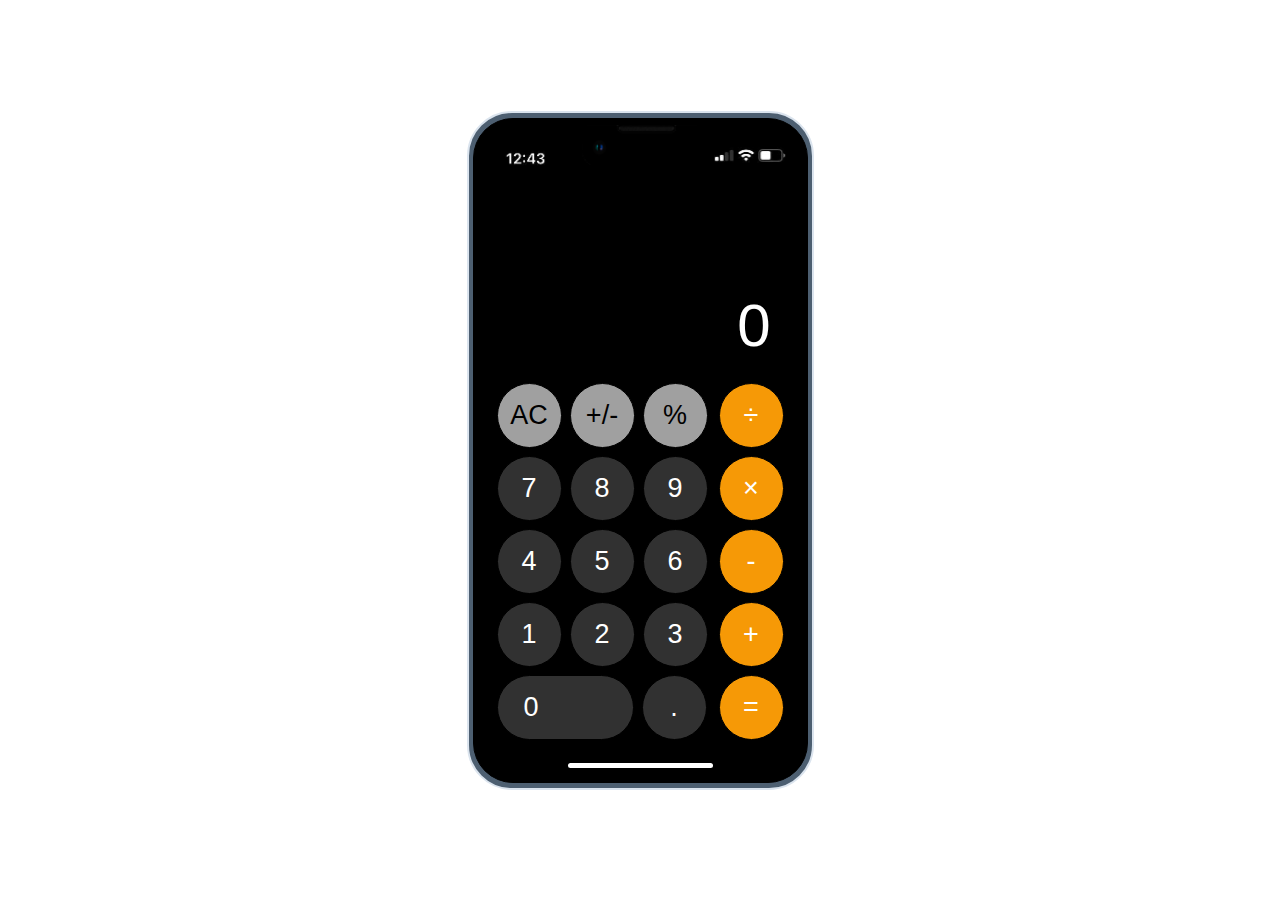
<file: Calculator/index.html>
<!DOCTYPE html>
<html lang="en">
<head>
    <meta charset="UTF-8">
    <link rel="stylesheet" href="styles.css">
    <meta http-equiv="X-UA-Compatible" content="IE=edge">
    <meta name="viewport" content="width=device-width, initial-scale=1.0">
    <link rel="shortcut icon" href="web-icon.png" type="image/x-icon">
    <title>Calculator</title>
</head>
<body>
    <div class="container">
        <div class="phone">
            <div class="calculator">
                <div class="top-display">
                    <img class="camera" src="camera.png" alt="$">
                    <img class="icons"src="icons.png" alt="$">
                    <img class="time" src="time.png" alt="$" >
                </div>
                <div class="screen">
                    <span class="value">0</span>
                </div>
                <div class="buttons">
                    <div class="additional-button-block">
                        <div class="btn btn-clean btn-operation">AC</div>
                        <div class="btn btn-operation ">+/-</div>
                        <div class="btn btn-operation">%</div>
                    </div>
                    <div class="numbers-block">
                        <div class="btn btn-number">7</div>
                        <div class="btn btn-number">8</div>
                        <div class="btn btn-number">9</div>
                        <div class="btn btn-number">4</div>
                        <div class="btn btn-number">5</div>
                        <div class="btn btn-number">6</div>
                        <div class="btn btn-number">1</div>
                        <div class="btn btn-number">2</div>
                        <div class="btn btn-number">3</div>
                        <div class="btn btn-number">0</div>
                        <div class="btn btn-number ">.</div>
                    </div>
                    <div class="operation-block">
                        <div class="btn btn-symbol btn-devide ">÷</div>
                        <div class="btn btn-symbol btn-multiply">×</div>
                        <div class="btn btn-symbol btn-minus">-</div>                
                        <div class="btn btn-symbol btn-plus">+</div>
                        <div class="btn btn-equal btn-symbol ">=</div>
                    </div>
                </div>
            </div>
            <div class="controler"></div>
        </div>
    </div>
    <script src="index.js"></script>
</body>
</html>
</file>
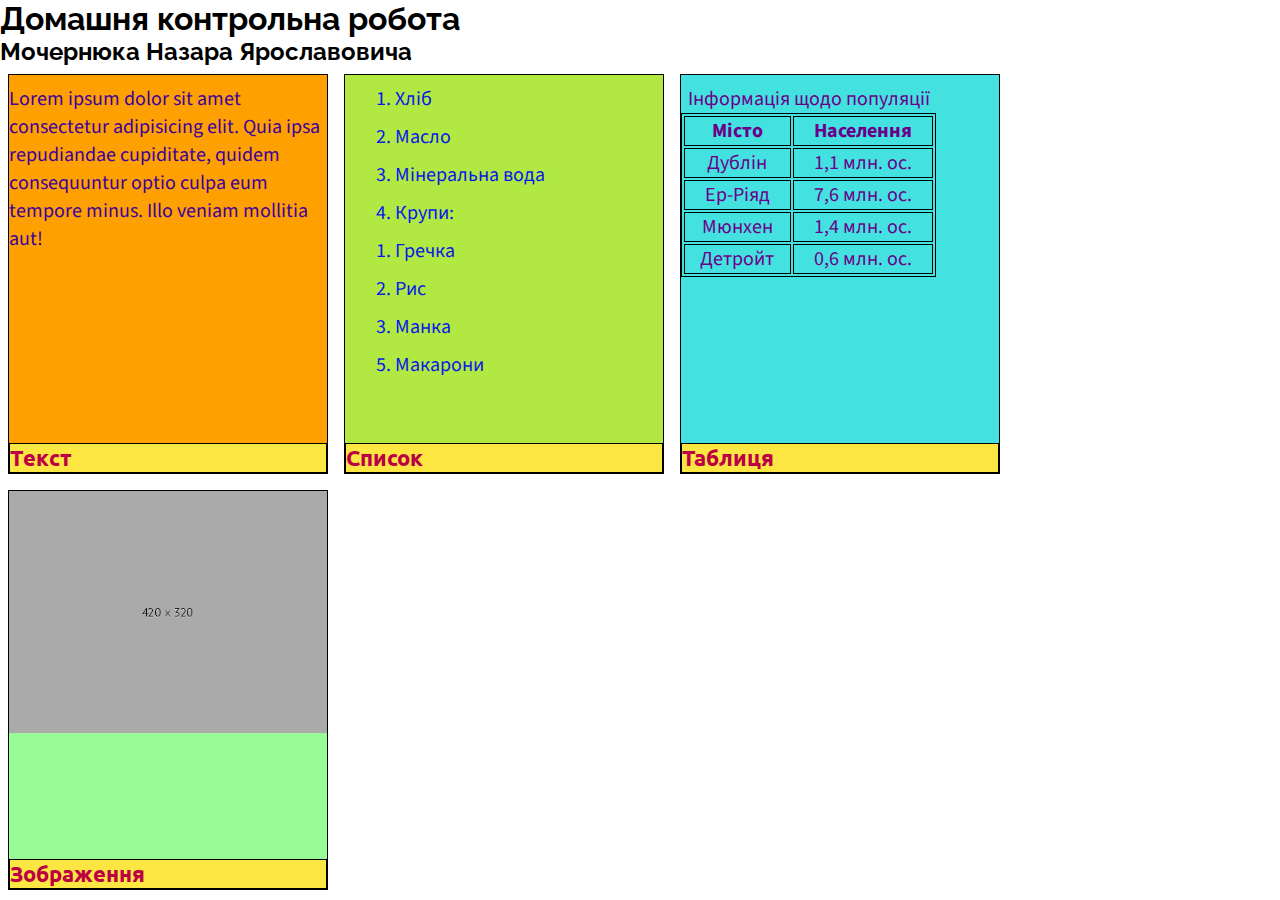
<file: DKR/index.html>
<!doctype html>
<html lang="uk">
    <head>
        <meta charset="utf-8">
        <meta name="viewport" content="width=device-width, initial-scale=1.0">
        <title>Домашня контрольна робота</title>

        <link rel="stylesheet" href="styles.css">
    </head>
<body>
    <h1>Домашня контрольна робота</h1>
    <h2>Мочернюка Назара Ярославовича</h2>

    <div id="firstbox" class="col-elg-3 col-lg-4 col-md-6 col-sm-12 minor">
        <div class="heading">
            <h3>Текст</h3>
        </div>
        <p>Lorem ipsum dolor sit amet consectetur adipisicing elit. 
            Quia ipsa repudiandae cupiditate, quidem consequuntur optio culpa eum tempore minus. Illo veniam mollitia aut!
        </p>
    </div>
    <div id="secondbox" class="col-elg-3 col-lg-4 col-md-6 col-sm-12 minor">
        <div class="heading">
            <h3>Список</h3>
        </div>
        <div id="table">
        <ol>
            <li>Хліб</li>
            <li>Масло</li>
            <li>Мінеральна вода</li>
            <li>Крупи:
                <ol>
                    <li>Гречка</li>
                    <li>Рис</li>
                    <li>Манка</li>
                </ol>
            </li>
            <li>Макарони</li>
        </ol>
    </div>
    </div>
    <div id="thirdbox" class="col-elg-3 col-lg-4 col-md-6 col-sm-12 minor">
        <div class="heading">
            <h3>Таблиця</h3>
        </div>
        <table>
            <caption> Інформація щодо популяції</caption>
            <tr>
                <th>Місто</th>
                <th>Населення</th>
            </tr>
            <tr>
                <td>Дублін</td>
                <td>1,1 млн. ос.</td>   
            </tr>
            <tr>
                <td>Ер-Ріяд</td>
                <td>7,6 млн. ос.</td>
            </tr>
            <tr>
                <td>Мюнхен</td>
                <td>1,4 млн. ос.</td>
            </tr>
            <tr>
                <td>Детройт</td>
                <td>0,6 млн. ос.</td>
            </tr>
        </table>
    </div>
    <div id="fourthbox" class="col-elg-3 col-lg-12 col-md-6 col-sm-12 minor">
        <div class="heading">
            <h3>Зображення</h3>
        </div>
        <img src="image.jpg" alt="Зображення...">
    </div>
    
    

</body>















</html>
</file>
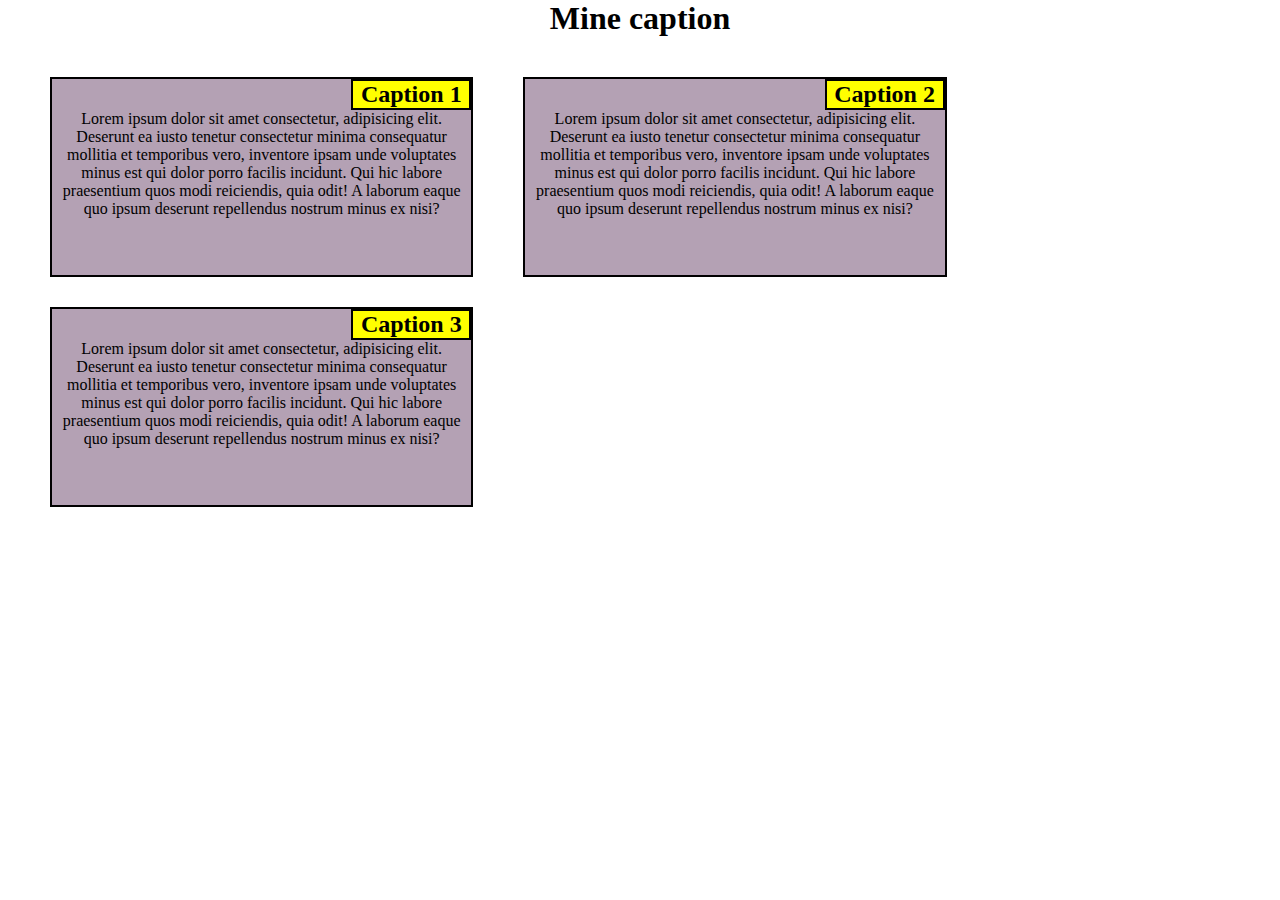
<file: lab3/index.html>
<!doctype html>
<html lang="en">
<head>
    <meta charset="utf-8">
    <meta name="viewport" content="width=device-width, initial-scale 1">
    <title>лаба 3</title>
    <link rel="stylesheet" href="styles.css">
</head>
<body>
<h1>Mine caption</h1>
<div class="main">
    <div class="minor">
    <div class="col-lg-4 col-md-6 col-sm-12">
        
            <div class="heading">
                <h2>Caption 1</h2>
            </div>
        <p>Lorem ipsum dolor sit amet consectetur, adipisicing elit. Deserunt ea iusto tenetur consectetur minima consequatur mollitia et temporibus vero, 
            inventore ipsam unde voluptates minus est qui dolor porro facilis incidunt.
            Qui hic labore praesentium quos modi reiciendis, quia odit! A laborum eaque quo ipsum deserunt repellendus nostrum minus ex nisi?
        </p>
        
    </div>
    </div>

    <div class="minor">
    <div class="col-lg-4 col-md-6 col-sm-12">
        
        <div class="heading">
            <h2>Caption 2</h2>
        </div>
        <p>Lorem ipsum dolor sit amet consectetur, adipisicing elit. Deserunt ea iusto tenetur consectetur minima consequatur mollitia et temporibus vero, 
            inventore ipsam unde voluptates minus est qui dolor porro facilis incidunt.
            Qui hic labore praesentium quos modi reiciendis, quia odit! A laborum eaque quo ipsum deserunt repellendus nostrum minus ex nisi?
        </p>
        </div>
    </div>
    

    <div class="minor">
    <div class="col-lg-4 col-md-6 col-sm-12">
        
        <div class="heading">
        <h2>Caption 3</h2>
        </div>
        <p>Lorem ipsum dolor sit amet consectetur, adipisicing elit. Deserunt ea iusto tenetur consectetur minima consequatur mollitia et temporibus vero, 
            inventore ipsam unde voluptates minus est qui dolor porro facilis incidunt.
            Qui hic labore praesentium quos modi reiciendis, quia odit! A laborum eaque quo ipsum deserunt repellendus nostrum minus ex nisi?
        </p>
        </div>
    </div>

</div>

</body>
</file>
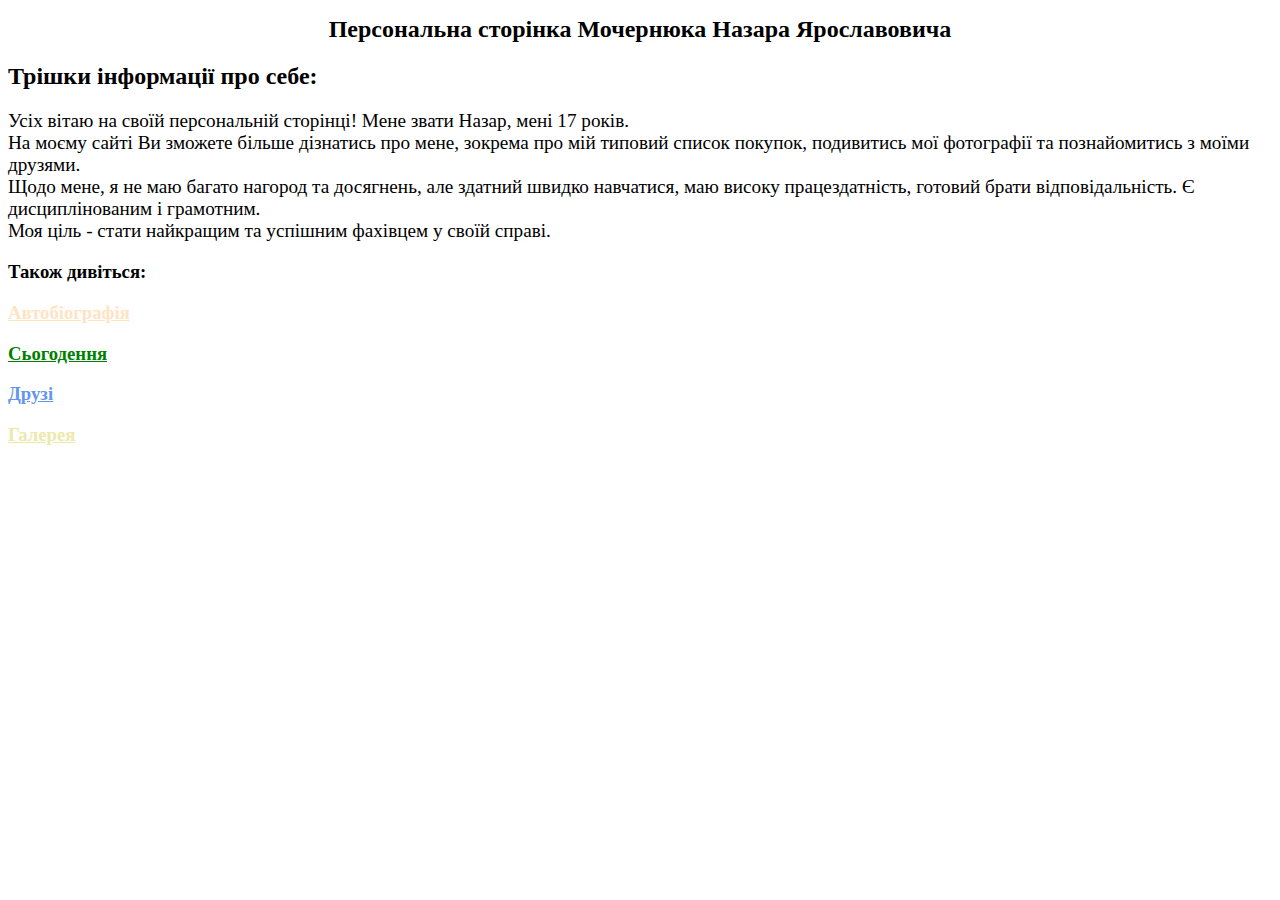
<file: Новая папка (2)/1.html>
<!doctype html>
<html lang="uk">
<head>
    <meta charset = "utf-8"> 
    <title>Персональна сторінка</title>
<style>
h1 
{
text-align: center;
font-size: 24px;
}

.information 
{
font-size: 120%;
}

a:link, a:visited 
{
    
}
a:nth-child(1)
{
    color:bisque;
}

a:nth-of-type(2)
{
    color:green;
}
a:nth-of-type(3)
{
    color:cornflowerblue;
}
a:nth-of-type(4)
{
    color:palegoldenrod;
}


</style>
</head>

<body>
    <h1>Персональна сторінка Мочернюка Назара Ярославовича</h1>
    <h2>Трішки інформації про себе:</h2>
    <div class="information">
        <p>
            Усіх вітаю на своїй персональній сторінці! Мене звати Назар, мені 17 років. 
        <br>На моєму сайті Ви зможете більше дізнатись про мене, зокрема про мій типовий список покупок, подивитись мої фотографії та познайомитись з моїми друзями.
        <br>Щодо мене, я не маю багато нагород та досягнень, але здатний швидко навчатися, маю високу працездатність, готовий брати відповідальність. Є дисциплінованим і грамотним.
        <br>Моя ціль - стати найкращим та успішним фахівцем у своїй справі. 
        </p>  
    </div>
    <h3>Також дивіться:</h3> 
    <section>   
        <a href="https://www.youtube.com/watch?v=-G00t8azpZI"><h3>Автобіографія</h3></a>
        <a href="https://www.jnsm.com.ua/cgi-bin/u/book/sis.pl?Qry=%D3%ED%B3%EA%E0%EB%FC%ED%E8%E9"><h3>Сьогодення</h3></a>
        <a href="https://www.calculat.org/ru/%D0%BB%D0%BE%D0%B3%D0%B0%D1%80%D0%B8%D1%84%D0%BC%D1%8B/%D0%BD%D0%B0%D1%82%D1%83%D1%80%D0%B0%D0%BB%D1%8C%D0%BD%D1%8B%D0%B9-%D0%BB%D0%BE%D0%B3%D0%B0%D1%80%D0%B8%D1%84%D0%BC/"><h3>Друзі</h3></a>
        <a href="https://www.symbolab.com/solver?or=gms&query=y%3Ex%5E(1%2F2)"><h3>Галерея</h3></a>
    </section>
    


</body>
</html>
</file>
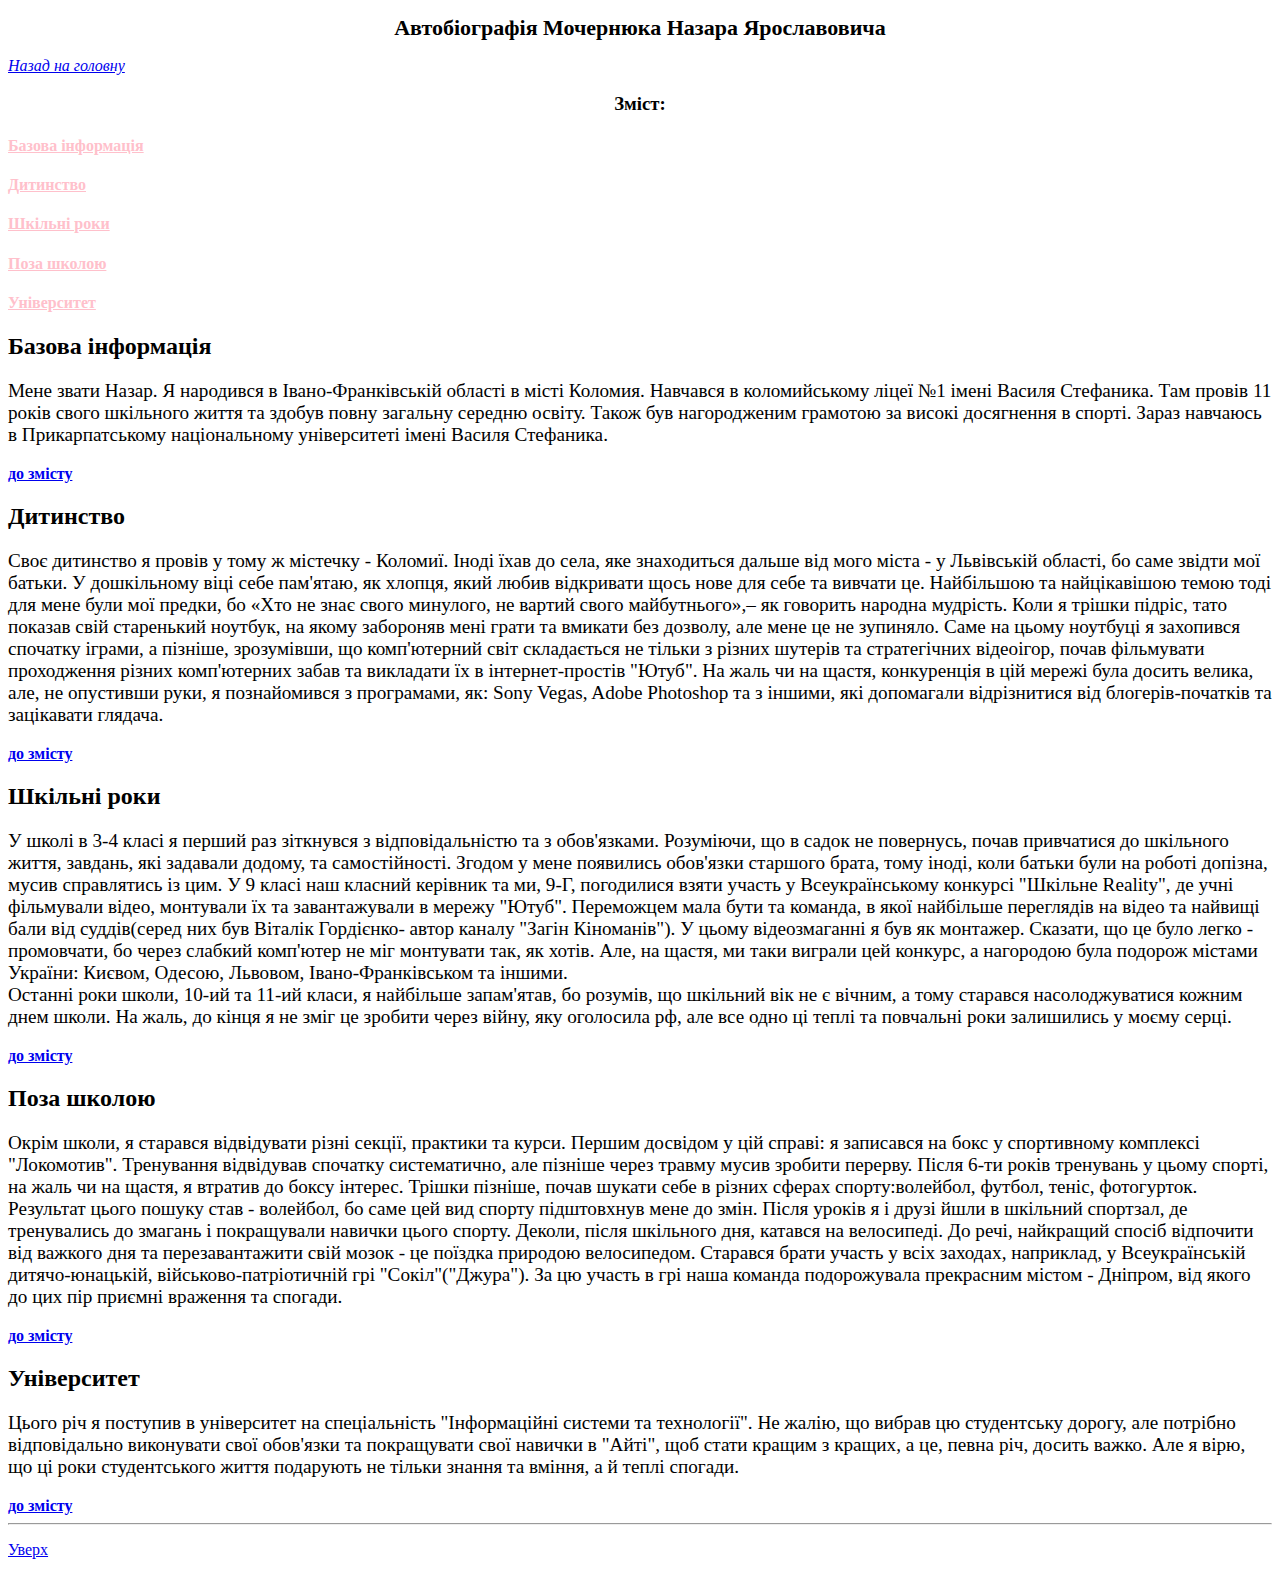
<file: Новая папка (2)/2.html>
<!doctype html>
<html lang="uk">
    <head>
        <meta charset = "utf-8">
        <title>Автобіографія</title>
        <style>
            h1
            {
                text-align:center;
                font-size: 22px;
            }
            #back 
            {
                font-style:italic;
            }
            #core
            {
                text-align: center;
            }
            article p
            {
                font-size: 120%;
            }
            .up
            {
                font-weight: bolder;
            }
            a.datacore:link, a.datacore:visited
            {
                color:pink;
                margin-bottom: 3px;
            }
        

        </style>


    </head>
    <body>
        <h1 id="biography">Автобіографія Мочернюка Назара Ярославовича</h1>
            <a href="Index.html"><p id="back">Назад на головну</p></a>
         <h3 id="core">Зміст:</h3>
                <a class="datacore" href="#base"><h4>Базова інформація</h4></a>
                <a class="datacore" href="#childh"><h4>Дитинство</h4></a>
                <a class="datacore" href="#school"><h4>Шкільні роки</h4></a>
                <a class="datacore" href="#aftersch"><h4>Поза школою</h4></a>
                <a class="datacore" href="#university"><h4>Університет</h4></a>
            <article> 
                <h2 id="base">Базова інформація</h2>
                <p>
                    Мене звати Назар. Я народився в Івано-Франківській області в місті Коломия. Навчався в коломийському ліцеї №1 імені Василя Стефаника. Там провів 11 років свого шкільного життя та здобув повну загальну середню освіту. Також був нагородженим грамотою за високі досягнення в спорті.  
                    Зараз навчаюсь в Прикарпатському національному університеті імені Василя Стефаника.   
                </p>
        </article>
                  <a class="up" href="#core">до змісту</a>
        <article>
                <h2 id = "childh">Дитинство</h2>
                <p>
                    Своє дитинство я провів у тому ж містечку - Коломиї. Іноді їхав до села, яке знаходиться дальше від мого міста - у Львівській області, бо саме звідти мої батьки.
                    У дошкільному віці себе пам'ятаю, як хлопця, який любив відкривати щось нове для себе та вивчати це. Найбільшою та найцікавішою темою тоді для мене були мої предки, бо «Хто не знає свого минулого, не вартий свого майбутнього»,– як говорить народна мудрість.
                    Коли я трішки підріс, тато показав свій старенький ноутбук, на якому забороняв мені грати та вмикати без дозволу, але мене це не зупиняло. Саме на цьому ноутбуці я захопився спочатку іграми, а пізніше, зрозумівши, що комп'ютерний світ складається не тільки з різних шутерів та стратегічних відеоігор,
                    почав фільмувати проходження різних комп'ютерних забав та викладати їх в інтернет-простів "Ютуб". На жаль чи на щастя, конкуренція в цій мережі була досить велика, але, не опустивши руки, я познайомився з програмами, як: Sony Vegas, Adobe Photoshop та з іншими, які допомагали відрізнитися від блогерів-початків та
                    зацікавати глядача. 
                </p>
        </article>
                <a class="up" href="#core">до змісту</a>
        <article>
                <h2 id="school">Шкільні роки</h2>
                <p>
                    У школі в 3-4 класі я перший раз зіткнувся з відповідальністю та з обов'язками. Розуміючи, що в садок не повернусь, почав привчатися до шкільного життя, завдань, які задавали додому, та самостійності. Згодом у мене появились обов'язки старшого брата, тому іноді, коли батьки були на роботі допізна, мусив справлятись із цим. У 9 класі наш класний керівник та ми, 9-Г, погодилися взяти участь у Всеукраїнському конкурсі "Шкільне Reality", де учні фільмували відео, монтували їх та завантажували в мережу "Ютуб". 
                    Переможцем мала бути та команда, в якої найбільше переглядів на відео та найвищі бали від суддів(серед них був Віталік Гордієнко- автор каналу "Загін Кіноманів").  
                    У цьому відеозмаганні я був як монтажер. Сказати, що це було легко - промовчати, бо через слабкий комп'ютер не міг монтувати так, як хотів. Але, на щастя, ми таки виграли цей конкурс, а нагородою була подорож містами України: Києвом, Одесою, Львовом, Івано-Франківськом та іншими.
                <br>Останні роки школи, 10-ий та 11-ий класи, я найбільше запам'ятав, бо розумів, що шкільний вік не є вічним, а тому старався насолоджуватися кожним днем школи. На жаль, до кінця я не зміг це зробити через війну, яку оголосила рф, але все одно ці теплі та повчальні роки залишились у моєму серці.     
                </p>
        </article>
            <a class="up" href="#core">до змісту</a>

        <article>
                <h2 id = "aftersch">Поза школою</h2>
                <p>
                    Окрім школи, я старався відвідувати різні секції, практики та курси. Першим досвідом у цій справі: я записався на бокс у спортивному комплексі "Локомотив". Тренування відвідував спочатку систематично, але пізніше через травму мусив зробити перерву. Після 6-ти років тренувань у цьому спорті, на жаль чи на щастя, я втратив до боксу інтерес. Трішки пізніше, почав шукати себе в різних сферах спорту:волейбол, футбол, теніс, фотогурток. Результат цього пошуку став - волейбол, бо саме цей вид спорту підштовхнув мене до змін. Після уроків я і друзі йшли в шкільний спортзал, де тренувались до змагань і покращували навички цього спорту. 
                    Деколи, після шкільного дня, катався на велосипеді. До речі, найкращий спосіб відпочити від важкого дня та перезавантажити свій мозок - це поїздка природою велосипедом. Старався брати участь у всіх заходах, наприклад, у Всеукраїнській дитячо-юнацькій, військово-патріотичній грі "Сокіл"("Джура"). За цю участь в грі наша команда подорожувала прекрасним містом - Дніпром, від якого до цих пір приємні враження та спогади.     
                </p>

        </article>
            <a class="up" href="#core">до змісту</a>
         <article>
                <h2 id="university">Університет</h2>
                <p>
                    Цього річ я поступив в університет на спеціальність "Інформаційні системи та технології". Не жалію, що вибрав цю студентську дорогу, але потрібно відповідально виконувати свої обов'язки та покращувати свої навички в "Айті", щоб стати кращим з кращих, а це, певна річ, досить важко.
                Але я вірю, що ці роки студентського життя подарують не тільки знання та вміння, а й теплі спогади.  
                </p>
        </article>
            <a class="up" href="#core">до змісту</a>
            <hr>
            
            <p><a href="#biography">Уверх</a></p>
            
    </body>
</html>
</file>
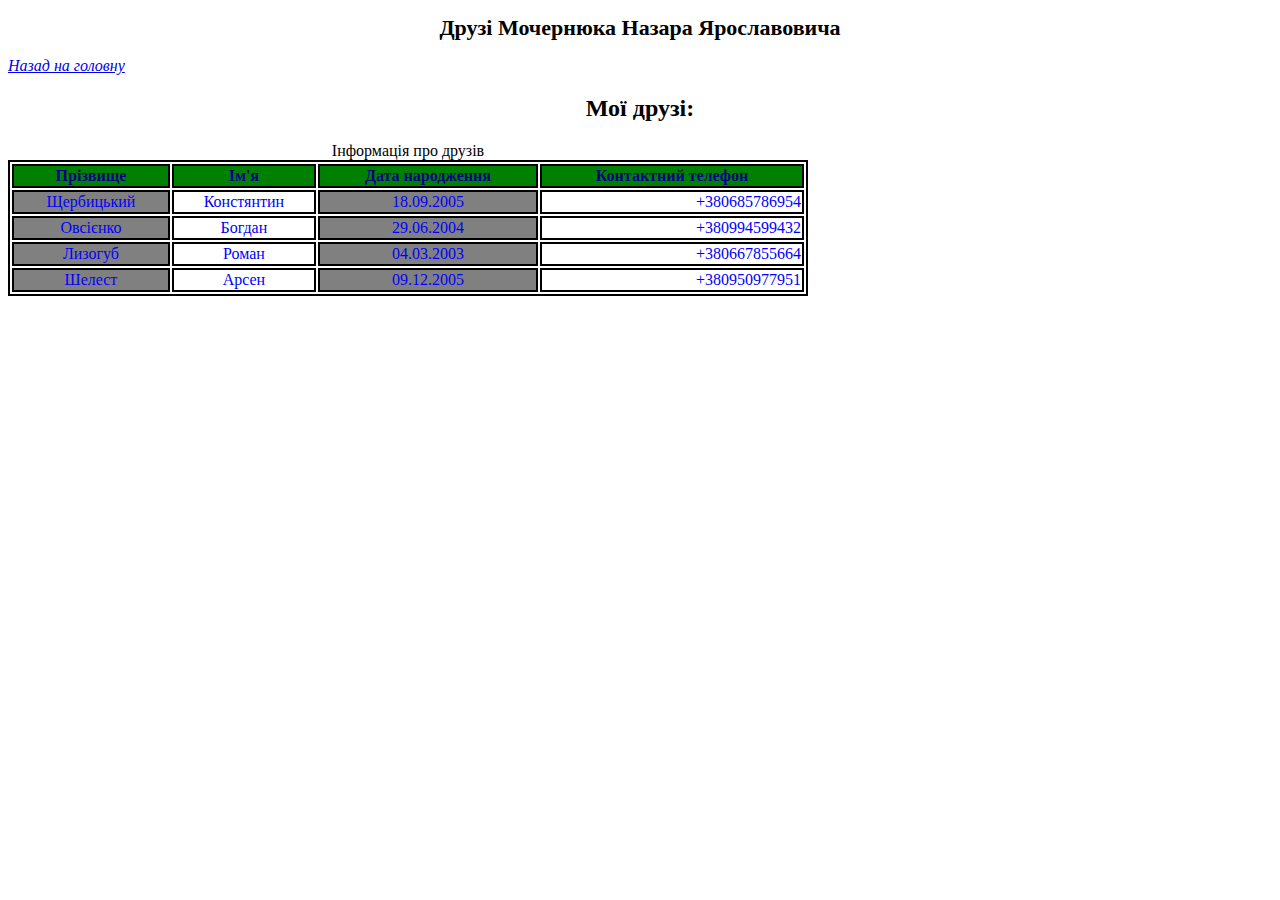
<file: Новая папка (2)/3.html>
<!doctype html>
<html lang="uk">
    <head>
        <meta charset="utf-8">
         <title>Друзі</title>
        <style>
            h1
            {
                text-align: center;
                font-size: 22px;
            }
            h2
            {
                text-align: center;
            }
            #back
            {
                font-style:italic;
            }
           th
            {
                text-align: center;
                background-color: green;
                color: darkblue;
                font-weight: bolder;
            }
            table
            {
                width: 800px;
            }
            table,th,td
            {
                border: 2px solid black;
            }
            td
            {
                text-align: center;
                color: blue;
            }
            td:nth-child(4)
            {
                text-align: right;
            }

            td:nth-child(odd)
            {
                background-color: grey;
            }
            td:nth-child(even)
            {
                background-color: white;
            }

        </style>


    </head>
    <body>
        <h1>Друзі Мочернюка Назара Ярославовича</h1>
            <a href="Index.html"><p id="back">Назад на головну</p></a>
        <h2>Мої друзі:</h2>
            <table>
                <caption>Інформація про друзів</caption>
                    <tr>
                        <th>Прізвище</th>
                        <th>Ім'я</th>
                        <th>Дата народження</th>
                        <th>Контактний телефон</th>
                    </tr>
                    <tr>    
                        <td>Щербицький</td>
                        <td>Констянтин</td>
                        <td>18.09.2005</td>
                        <td>+380685786954</td>
                    </tr>
                    <tr>    
                        <td>Овсієнко</td>
                        <td>Богдан</td>
                        <td>29.06.2004</td>
                        <td>+380994599432</td>
                    </tr>
                    <tr>
                        <td>Лизогуб</td>
                        <td>Роман</td>
                        <td>04.03.2003</td>
                        <td>+380667855664</td>
                    </tr>
                    <tr>
                        <td>Шелест</td>
                        <td>Арсен</td>
                        <td>09.12.2005</td>
                        <td>+380950977951</td>
                    </tr>
        </table>
    </body>
</html>
</file>
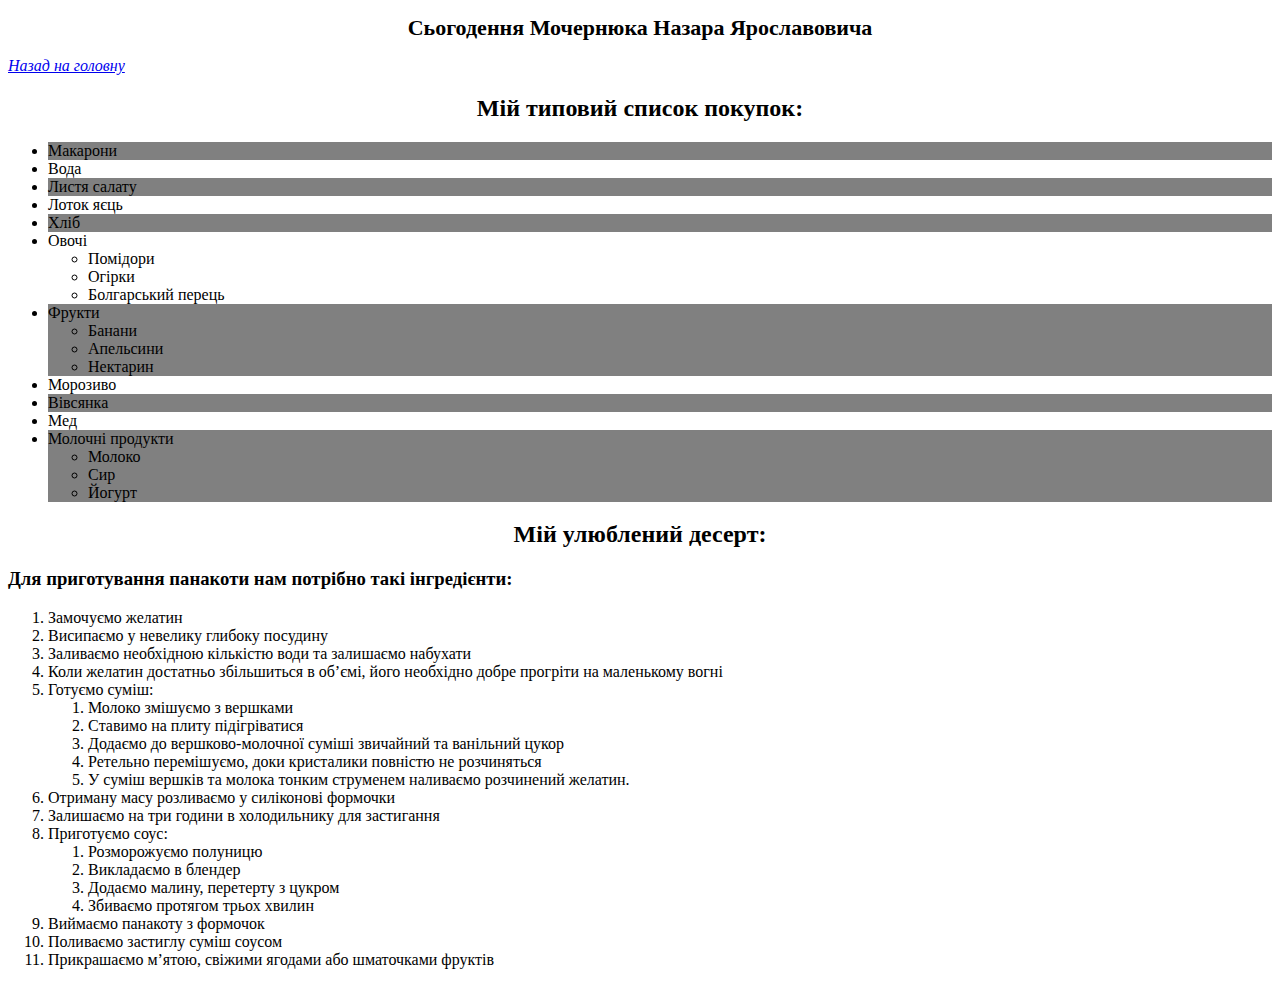
<file: Новая папка (2)/5.html>
<!doctype html>
<html lang="uk">
    <head>
        <meta charset="utf-8">
        <title>Сьогодення</title>

        <style>
            h1
            {
                text-align: center;
                font-size: 22px;
            }
            h2
            {
                text-align: center;
            }
            #back
            {
                font-style:italic;
            }
            .yu>li:nth-child(odd)
            {
                background-color: gray;
            }
            section li:nth-child(even)
            {
                background-color: white;
            }


        </style>
    </head>
    <body>
        <h1>Сьогодення Мочернюка Назара Ярославовича</h1>
        <a href="Index.html"><p id="back">Назад на головну</p></a>
        <h2>Мій типовий список покупок:</h2>
            <ul class="yu">
                <li>Макарони</li>
                <li>Вода</li>
                <li>Листя салату</li>
                <li>Лоток яєць</li>
                <li>Хліб</li>
                <li>Овочі
                    <ul>
                        <li>Помідори</li>
                        <li>Огірки</li>
                        <li>Болгарський перець</li>
                    </ul>
                </li>
                <li>Фрукти
                    <ul>
                        <li>Банани</li>
                        <li>Апельсини</li>
                        <li>Нектарин</li>
                    </ul>
                </li>
                <li>Морозиво</li>
                <li>Вівсянка</li>
                <li>Мед</li>
                <li>Молочні продукти
                    <ul>
                        <li>Молоко</li>
                        <li>Сир</li>
                        <li>Йогурт</li>
                    </ul>
                </li>
            </ul>
        <h2>Мій улюблений десерт:</h2>
        <h3>Для приготування панакоти нам потрібно такі інгредієнти:</h3>
        <ol class="n">
            <li>Замочуємо желатин</li>
            <li>Висипаємо у невелику глибоку посудину</li>
            <li>Заливаємо необхідною кількістю води та залишаємо набухати</li>
            <li>Коли желатин достатньо збільшиться в об’ємі, його необхідно добре прогріти на маленькому вогні</li>
            <li>Готуємо суміш:
                <ol>
                    <li>Молоко змішуємо з вершками</li>
                    <li>Cтавимо на плиту підігріватися</li>
                    <li>Додаємо до вершково-молочної суміші звичайний та ванільний цукор</li>
                    <li>Ретельно перемішуємо, доки кристалики повністю не розчиняться</li>
                    <li>У суміш вершків та молока тонким струменем наливаємо розчинений желатин.</li>
                </ol>
            </li>
            <li>Отриману масу розливаємо у силіконові формочки</li>
            <li>Залишаємо на три години в холодильнику для застигання</li>
            <li>Приготуємо соус:
                <ol>
                    <li>Розморожуємо полуницю</li>
                    <li>Викладаємо в блендер</li>
                    <li>Додаємо малину, перетерту з цукром</li>
                    <li>Збиваємо протягом трьох хвилин</li>
                </ol>
            </li>
            <li>Виймаємо панакоту з формочок</li>
            <li>Поливаємо застиглу суміш соусом</li>
            <li>Прикрашаємо м’ятою, свіжими ягодами або шматочками фруктів</li>
        </ol>
    </body>
</html>
</file>
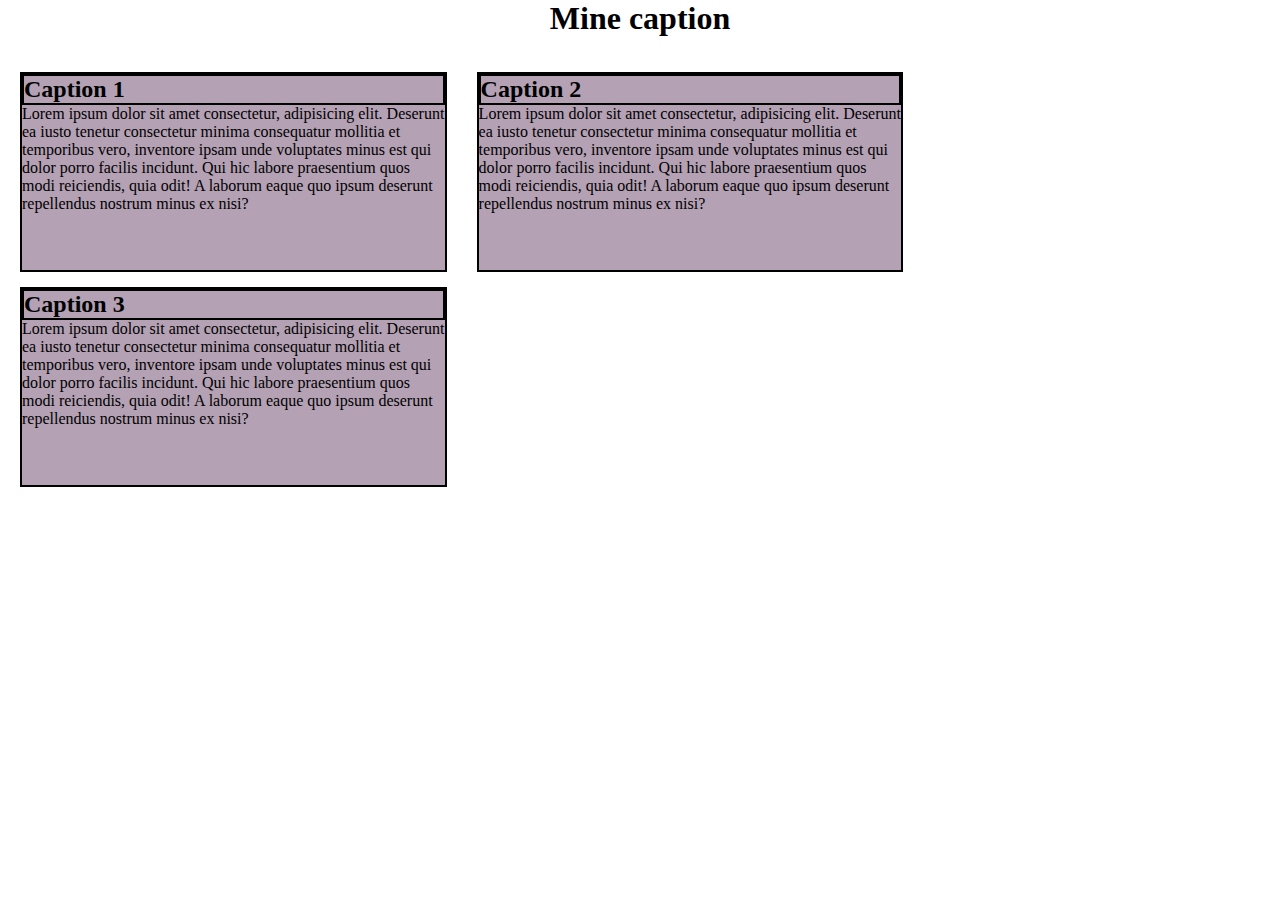
<file: Новая папка (2)/lab33.html>
<!doctype html>
<html lang="en">
<head>
    <meta charset="utf-8">
    <meta name="viewport" content="width=device-width, initial-scale 1">
    <title>лаба 3</title>
    <link rel="stylesheet" href="styles.css">
</head>
<body>
<h1>Mine caption</h1>
<div class="main">
    <div class="col-lg-4 col-md-6 col-sm-12">
        <div class="minor">
            <div class="heading">
                <h2>Caption 1</h2>
            </div>
        <p>Lorem ipsum dolor sit amet consectetur, adipisicing elit. Deserunt ea iusto tenetur consectetur minima consequatur mollitia et temporibus vero, 
            inventore ipsam unde voluptates minus est qui dolor porro facilis incidunt.
            Qui hic labore praesentium quos modi reiciendis, quia odit! A laborum eaque quo ipsum deserunt repellendus nostrum minus ex nisi?
        </p>
        </div>
    </div>


    <div class="col-lg-4 col-md-6 col-sm-12">
        <div class="minor">
        <div class="heading">
            <h2>Caption 2</h2>
        </div>
        <p>Lorem ipsum dolor sit amet consectetur, adipisicing elit. Deserunt ea iusto tenetur consectetur minima consequatur mollitia et temporibus vero, 
            inventore ipsam unde voluptates minus est qui dolor porro facilis incidunt.
            Qui hic labore praesentium quos modi reiciendis, quia odit! A laborum eaque quo ipsum deserunt repellendus nostrum minus ex nisi?
        </p>
        </div>
    </div>
    


    <div class="col-lg-4 col-md-6 col-sm-12">
        <div class="minor">
        <div class="heading">
        <h2>Caption 3</h2>
        </div>
        <p>Lorem ipsum dolor sit amet consectetur, adipisicing elit. Deserunt ea iusto tenetur consectetur minima consequatur mollitia et temporibus vero, 
            inventore ipsam unde voluptates minus est qui dolor porro facilis incidunt.
            Qui hic labore praesentium quos modi reiciendis, quia odit! A laborum eaque quo ipsum deserunt repellendus nostrum minus ex nisi?
        </p>
        </div>
    </div>

</div>




</body>



















</html>
</file>
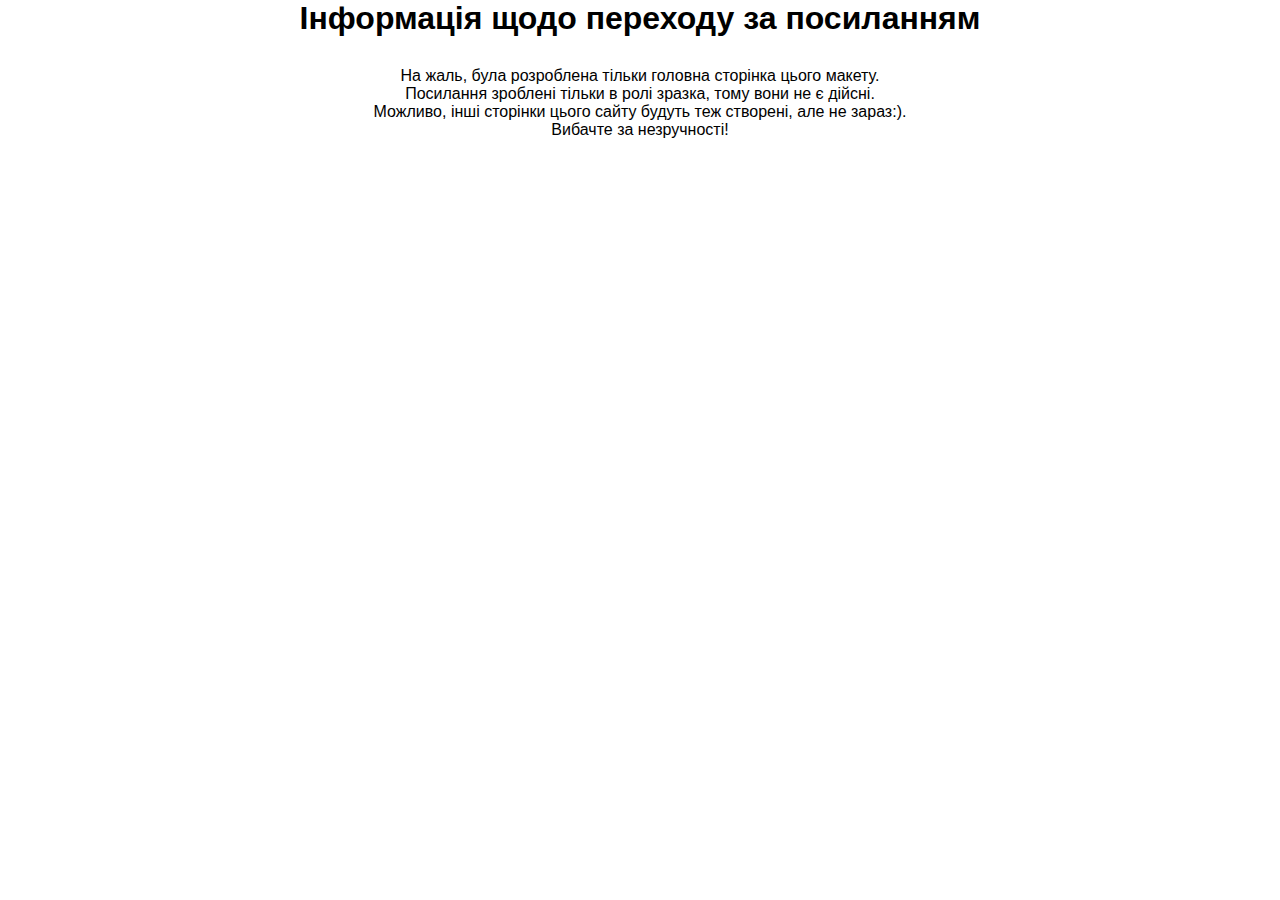
<file: first_school/Code/warning.html>
<!doctype html>
<html lang="">
<head>
  <meta charset="utf-8">
  <meta name="viewport" content="width=device-width, initial-scale=1">
  <title>Ой...</title>
  <link rel="stylesheet" href="warningstyles.css">
  <link rel="icon" href="iconw.png">
</head>
<body>
<div id="warning">
    <div class="heading"><h1>Інформація щодо переходу за посиланням</h1></div>
    <div class="text">
        <p>На жаль, була розроблена тільки головна сторінка цього макету. 
        <br>Посилання зроблені тільки в ролі зразка, тому вони не є дійсні.
        <br>Можливо, інші сторінки цього сайту будуть теж створені, але не зараз:). 
        <br>Вибачте за незручності! 
        </p>
    </div>
</div>
</body>
</html>
</file>
<file: Calculator/styles.css>
*
{
    margin: 0;
    padding: 0;
    box-sizing: border-box;
    font-family: Tahoma, Arial, sans-serif;
}
body, html
{
    width: 100%;   
    height: 100%;
    user-select: none;
}
.container {
    width: 100%;   
    height: 100%;
    background-color: rgb(255, 255, 255);
    display: flex;
    justify-content: center;
    align-items: center;
}
.calculator 
{
    background-color: black;
    border: 1px solid black;
    border-radius: 40px;
    padding: 12px 10px 5px 10px;
    width: 335px;
    height: 665px;
    position: relative;
}
.screen
{
    position: relative;
    top: 100px;
    color: white;
    border-radius: 20px;
    width: 100%;
    height: 85px;
}
div.screen > span {
    margin-right: 16px;
}
.screen
{
    padding: 10px 10px 10px 15px;
    display: flex;
    justify-content: right;
    flex-wrap: wrap;
}
.value
{
    font-size: 60px;
}
.top-display{
    height: 50px;
}
.camera{
    position: relative;
    width: 120px;
    height: 40px;
    top: -11px;
    left: 98px;
    border-radius: 5px;
}
.icons {
    width: 105px;
    height: 45px;
    border-radius: 25px;
    position: relative;
    top: -1px;
    right: -86px;
    border-radius: 15px;
}
.time{
    width: 100px;
    height: 45px;
    position: relative;
    left: -3px;
    top: -45px;
    border-radius: 10px;
}
.phone{
    position: relative;
    background-color: #4d5f71;
    border: 2px solid #dbe4ee;
    border-radius: 45px;
    width: 347px;
    height: 679px;
    display: flex;
    align-items: center;
    justify-content: center;
}
.buttons
{
    margin-top: 20px;
    height: 410px;
    padding: 10px;
}
.btn {
    border: 1px solid black;
    background-color: rgba(74, 179, 214, 0.4);
    border-radius: 200px;
    height: 65px;
    width: 65px;
    font-size: 27px;
    display: flex;
    justify-content: center;
    align-items: center;
}
.numbers-block{
    width: 250px;
    display: flex;
    flex-wrap: wrap;
    position: absolute;
    bottom: 38px;
    left: 19px;

}
.additional-button-block{
    display: flex;
    position: absolute;
    top: 260px;
    left: 19px;
}
.operation-block {
    display: flex;
    flex-direction: column;
    position: absolute;
    right: 19px;
    bottom: 38px;

}
.btn-operation{
    margin: 4px;
}
.btn-number{
    background-color: #313131;
    color: white;
    margin: 4px;
}
div.btn-number:nth-of-type(10){
    width: 137px;
    display: flex;
    justify-content: left;
    padding-left: 26px;
}
.btn-symbol{
    background-color: #f69906;
    color: white;
    margin: 4px;
}
.btn-symbol:hover{
    background-color: #ffffff;
    color: #fca20d;
}
.btn-operation{
    background-color: #a0a0a0;
    color: black;
}
.btn-operation:hover{
    background-color: #d9d9d9;
    color: black;
}
.btn-number:hover{
    background-color: #737373;
    color: white;
}
.btn:hover
{
    cursor: pointer;
}
.controler {
    width: 145px;
    border-radius: 40px;
    height: 5px;
    background-color: white;
    position: absolute;
    bottom: 20px;
}
</file>
<file: DKR/styles.css>
@import url('https://fonts.googleapis.com/css2?family=Raleway:ital,wght@0,300;0,700;1,300&display=swap');
@import url('https://fonts.googleapis.com/css2?family=Ubuntu:wght@400;500;700&display=swap');
@import url('https://fonts.googleapis.com/css2?family=Source+Sans+Pro:wght@300;400&display=swap');

*{
    padding: 0;
    margin: 0;
    box-sizing: border-box;
}
h3
{
    font-family: Ubuntu;
    font-size: 21.92px;     /*(p) = 20% - 3,2 px --> 18,72(h3) + 3,2 = 21,92*/
    background-color: #fce642;
    color: #bc0045;    
    border: 1px solid black;    
}
p, td, th, caption, li, a{
    margin-top: 10px;
    font-family: "Source Sans Pro";
    font-size: 20px; 
}
table
{
    text-align: center;
    width: 255px; 
    height: 200px;
}
h1, h2
{
    font-family: Raleway;
}

#firstbox
{
    background-color: #fda000;
    color: #3f019c;
}
#firstheading
{
    width: 80px;

}
#secondbox
{
    background-color: #b1e841;
    color: #071ae8;

}
#secondheading
{
    width: 100px;

}
#firstbox, #secondbox, #thirdbox, #fourthbox
{
    border: 1px solid black;
    margin: 8px;
}
#thirdbox
{
    background-color: #44e1e1;
    color:#6a008a;

    
}
#thirdheading
{
    width: 110px;

    
}
#fourthbox
{
    background-color: #98fb98;
}
#table
{
    margin-left: 50px ;
}

#fourthheading
{
    width: 143px;
}
table, th, td
{
    border: 1px solid black;
}
body div {
    height: 400px;
	display: flex;
    justify-content: space-between;
	flex-flow: column-reverse;
}






/* Extra Large devices */
@media (min-width: 1201px) 
    {
    .col-elg-1, .col-elg-2, .col-elg-3, .col-elg-4, .col-elg-5, .col-elg-6, .col-elg-7, .col-elg-8,
    .col-elg-9, .col-elg-10, .col-elg-11, .col-elg-12
    {
     float: left;
    } 
    .col-elg-1 {
    width: 8.33%;
    }
    .col-elg-2 {
    width: 16.66%;
    }
    .col-elg-3 {
    width: 25%;
    }
    .col-elg-4 {
    width: 33.33%;
    }
    .col-elg-5 {
    width: 41.66%;
    }
    .col-elg-6 {
    width: 50%;
    }
    .col-elg-7 {
    width: 58.33%;
    }
    .col-elg-8 {
    width: 66.66%;
    }
    .col-elg-9 {
    width: 75%;
    }
    .col-elg-10 {
    width: 83.33%;
    }
    .col-elg-11 {
    width: 91.66%;
    }
    .col-elg-12 {
    width: 100%;
    }
    }

    /* Large devices */
@media (min-width: 993px) and (max-width: 1200px)
    {
    .col-lg-1, .col-lg-2, .col-lg-3, .col-lg-4, .col-lg-5, .col-lg-6, .col-lg-7, .col-lg-8,
    .col-lg-9, .col-lg-10, .col-lg-11, .col-lg-12
    {
     float: left;
    } 
    .col-lg-1 {
    width: 8.33%;
    }
    .col-lg-2 {
    width: 16.66%;
    }
    .col-lg-3 {
    width: 25%;
    }
    .col-lg-4 {
    width: 33.33%;
    }
    .col-lg-5 {
    width: 41.66%;
    }
    .col-lg-6 {
    width: 50%;
    }
    .col-lg-7 {
    width: 58.33%;
    }
    .col-lg-8 {
    width: 66.66%;
    }
    .col-lg-9 {
    width: 75%;
    }
    .col-lg-10 {
    width: 83.33%;
    }
    .col-lg-11 {
    width: 91.66%;
    }
    .col-lg-12 {
    width: 100%;
    }
    }

    /* Medium devices */
    @media (min-width: 769px) and (max-width:  992px) {
    .col-md-1, .col-md-2, .col-md-3, .col-md-4, .col-md-5, .col-md-6, .col-md-7, .col-md-8,
    .col-md-9, .col-md-10, .col-md-11, .col-md-12
    {
        float:left;  
    }
    .col-md-1 {
    width: 8.33%;
    }
    .col-md-2 {
    width: 16.66%;
    }
    .col-md-3 {
    width: 25%;
    }
    .col-md-4 {
    width: 33.33%;
    }
    .col-md-5 {
    width: 41.66%;
    }
    .col-md-6 {
    width: 50%;
    }
    .col-md-7 {
    width: 58.33%;
    }
    .col-md-8 {
    width: 66.66%;
    }
    .col-md-9 {
    width: 75%;
    }
    .col-md-10 {
    width: 83.33%;
    }
    .col-md-11 {
    width: 91.66%;
    }
    .col-md-12 {
    width: 100%;
    }
    }

    /* Small devices */
    @media (min-width: 0px) and (max-width:  768px) {
    .col-sm-1, .col-sm-2, .col-sm-3, .col-sm-4, .col-sm-5, .col-sm-6, .col-sm-7, .col-sm-8,
    .col-sm-9, .col-sm-10, .col-sm-11, .col-sm-12
    {
        float: left;
    } 
    .col-sm-1 {
    width: 8.33%;
    }
    .col-sm-2 {
    width: 16.66%;
    }
    .col-sm-3 {
    width: 25%;
    }
    .col-sm-4 {
    width: 33.33%;
    }
    .col-sm-5 {
    width: 41.66%;
    }
    .col-sm-6 {
    width: 50%;
    }
    .col-sm-7 {
    width: 58.33%;
    }
    .col-sm-8 {
    width: 66.66%;
    }
    .col-sm-9 {
    width: 75%;
    }
    .col-sm-10 {
    width: 83.33%;
    }
    .col-sm-11 {
    width: 91.66%;
    }
    .col-sm-12 {
    width: 100%;
    }
}
</file>
<file: lab3/styles.css>
*{
    padding: 0;
    margin: 0;
    box-sizing: border-box;
}
h1 
{
    text-align:center;
}
.heading
{
    border: 2px solid black;
}
.main
{
    width: 100%;
    margin:20px;
    padding: 5px;
}
.heading
{
    background-color: yellow;
    width: 120px;
    float:right;
    text-align: center;
}
p
{
clear: right;
display: block;
text-align: center;
}
.col-lg-4, .col-md-6, .col-sm-12
{
    background-color: #b4a1b4;
    margin: 15px 25px;
    height: 200px;
    
}


/* Large devices */
@media (min-width: 993px) 
    {
    .col-lg-1, .col-lg-2, .col-lg-3, .col-lg-4, .col-lg-5, .col-lg-6, .col-lg-7, .col-lg-8,
    .col-lg-9, .col-lg-10, .col-lg-11, .col-lg-12 
    {
        float: left;
        border: 2px solid black;
    }
    .col-lg-1 {
    width: 8.33%;
    }
    .col-lg-2 {
    width: 16.66%;
    }
    .col-lg-3 {
    width: 25%;
    }
    .col-lg-4 {
    width: 33.33%;
    }
    .col-lg-5 {
    width: 41.66%;
    }
    .col-lg-6 {
    width: 50%;
    }
    .col-lg-7 {
    width: 58.33%;
    }
    .col-lg-8 {
    width: 66.66%;
    }
    .col-lg-9 {
    width: 75%;
    }
    .col-lg-10 {
    width: 83.33%;
    }
    .col-lg-11 {
    width: 91.66%;
    }
    .col-lg-12 {
    width: 100%;
    }
    }


    /* Medium devices */
    @media (min-width: 769px) and (max-width:  992px) {
    .col-md-1, .col-md-2, .col-md-3, .col-md-4, .col-md-5, .col-md-6, .col-md-7, .col-md-8,
    .col-md-9, .col-md-10, .col-md-11, .col-md-12 {
        float: left;
        border: 2px solid black;
    }
    .col-md-1 {
    width: 8.33%;
    }
    .col-md-2 {
    width: 16.66%;
    }
    .col-md-3 {
    width: 25%;
    }
    .col-md-4 {
    width: 33.33%;
    }
    .col-md-5 {
    width: 41.66%;
    }
    .col-md-6 {
    width: 50%;
    }
    .col-md-7 {
    width: 58.33%;
    }
    .col-md-8 {
    width: 66.66%;
    }
    .col-md-9 {
    width: 75%;
    }
    .col-md-10 {
    width: 83.33%;
    }
    .col-md-11 {
    width: 91.66%;
    }
    .col-md-12 {
    width: 100%;
    }
    
    }


    /* Small devices */
    @media (min-width: 0px) and (max-width:  768px) {
    .col-sm-1, .col-sm-2, .col-sm-3, .col-sm-4, .col-sm-5, .col-sm-6, .col-sm-7, .col-sm-8,
    .col-sm-9, .col-sm-10, .col-sm-11, .col-sm-12 {
        float: left;
        border: 2px solid black;        
    }
    .col-sm-1 {
    width: 8.33%;
    }
    .col-sm-2 {
    width: 16.66%;
    }
    .col-sm-3 {
    width: 25%;
    }
    .col-sm-4 {
    width: 33.33%;
    }
    .col-sm-5 {
    width: 41.66%;
    }
    .col-sm-6 {
    width: 50%;
    }
    .col-sm-7 {
    width: 58.33%;
    }
    .col-sm-8 {
    width: 66.66%;
    }
    .col-sm-9 {
    width: 75%;
    }
    .col-sm-10 {
    width: 83.33%;
    }
    .col-sm-11 {
    width: 91.66%;
    }
    .col-sm-12 {
    width: 100%;
    }
}
</file>
<file: Новая папка (2)/styles.css>
*{
    padding: 0;
    margin: 0;
    box-sizing: border-box;
}
h1 
{
    text-align:center;
}
.heading
{
    border: 2px solid black;
}
.main
{
    width: 100%;
    margin:20px;
}


/* Large devices */
@media (min-width: 993px) 
    {
    .col-lg-1, .col-lg-2, .col-lg-3, .col-lg-4, .col-lg-5, .col-lg-6, .col-lg-7, .col-lg-8,
    .col-lg-9, .col-lg-10, .col-lg-11, .col-lg-12 
    {
        float: left;
        border: 2px solid black;
        background-color: #b4a1b4;
        margin-top: 15px;
        margin-right: 30px;
        height: 200px;
    }
    .col-lg-1 {
    width: 8.33%;
    }
    .col-lg-2 {
    width: 16.66%;
    }
    .col-lg-3 {
    width: 25%;
    }
    .col-lg-4 {
    width: 33.33%;
    }
    .col-lg-5 {
    width: 41.66%;
    }
    .col-lg-6 {
    width: 50%;
    }
    .col-lg-7 {
    width: 58.33%;
    }
    .col-lg-8 {
    width: 66.66%;
    }
    .col-lg-9 {
    width: 75%;
    }
    .col-lg-10 {
    width: 83.33%;
    }
    .col-lg-11 {
    width: 91.66%;
    }
    .col-lg-12 {
    width: 100%;
    }
    }


    /* Medium devices */
    @media (min-width: 769px) and (max-width:  992px) {
    .col-md-1, .col-md-2, .col-md-3, .col-md-4, .col-md-5, .col-md-6, .col-md-7, .col-md-8,
    .col-md-9, .col-md-10, .col-md-11, .col-md-12 {
        float: left;
        border: 2px solid black;
        background-color: #b4a1b4;
        margin-top: 15px;
        margin-right: 30px;
        height: 200px;
    }
    .col-md-1 {
    width: 8.33%;
    }
    .col-md-2 {
    width: 16.66%;
    }
    .col-md-3 {
    width: 25%;
    }
    .col-md-4 {
    width: 33.33%;
    }
    .col-md-5 {
    width: 41.66%;
    }
    .col-md-6 {
    width: 50%;
    }
    .col-md-7 {
    width: 58.33%;
    }
    .col-md-8 {
    width: 66.66%;
    }
    .col-md-9 {
    width: 75%;
    }
    .col-md-10 {
    width: 83.33%;
    }
    .col-md-11 {
    width: 91.66%;
    }
    .col-md-12 {
    width: 100%;
    }
    
    }


    /* Small devices */
    @media (min-width: 0px) and (max-width:  768px) {
    .col-sm-1, .col-sm-2, .col-sm-3, .col-sm-4, .col-sm-5, .col-sm-6, .col-sm-7, .col-sm-8,
    .col-sm-9, .col-sm-10, .col-sm-11, .col-sm-12 {
        float: left;
        border: 2px solid black;
        background-color: #b4a1b4;
        margin-top: 15px;
        margin-right: 30px;
        height: 200px;
    }
    .col-sm-1 {
    width: 8.33%;
    }
    .col-sm-2 {
    width: 16.66%;
    }
    .col-sm-3 {
    width: 25%;
    }
    .col-sm-4 {
    width: 33.33%;
    }
    .col-sm-5 {
    width: 41.66%;
    }
    .col-sm-6 {
    width: 50%;
    }
    .col-sm-7 {
    width: 58.33%;
    }
    .col-sm-8 {
    width: 66.66%;
    }
    .col-sm-9 {
    width: 75%;
    }
    .col-sm-10 {
    width: 83.33%;
    }
    .col-sm-11 {
    width: 91.66%;
    }
    .col-sm-12 {
    width: 100%;
    }
}
</file>
<file: first_school/Code/warningstyles.css>
*
{
    margin: 0px;
    padding: 0px;
    box-sizing: border-box;
    font-family: Tahoma, Arial, sans-serif;
}
#warning
{
    width: 100%;
    display: flex;
    flex-direction: column;
    align-items: center;
}
.heading
{
    width: 100%;
    text-align: center;
}
.text
{
    margin: 30px;
}
p
{
    text-align: center;
}
</file>
